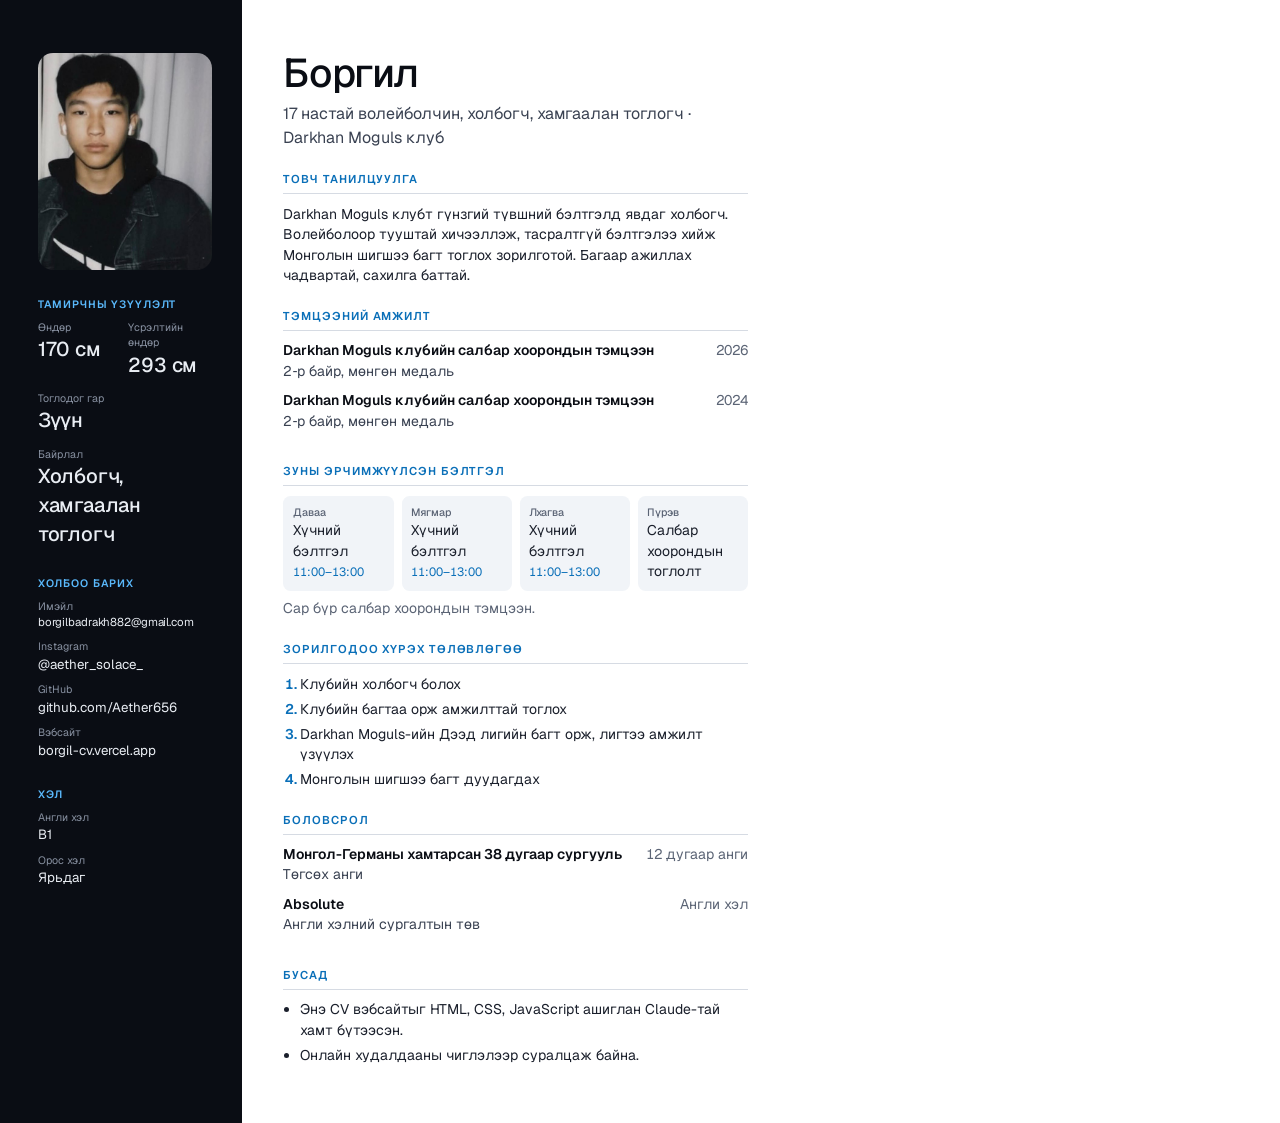
<file: cv/cv.html>
<!doctype html>
<!-- One-page A4 CV, the source of cv/borgil-cv-mn.pdf and cv/borgil-cv-en.pdf.
     Open with ?lang=en for English. Rebuild the PDFs with cv/build.ps1 after editing. -->
<html lang="mn">
<head>
<meta charset="utf-8">
<title>Боргил — CV</title>
<link rel="preconnect" href="https://fonts.googleapis.com">
<link rel="preconnect" href="https://fonts.gstatic.com" crossorigin>
<link href="https://fonts.googleapis.com/css2?family=Geist:wght@400..600&display=block" rel="stylesheet">
<style>
  @page { size: A4; margin: 0; }
  * { box-sizing: border-box; }
  html, body { margin: 0; background: #fff; }
  body { font: 400 10.5pt/1.45 "Geist", "Segoe UI", system-ui, sans-serif; color: #1a1f2b; -webkit-print-color-adjust: exact; print-color-adjust: exact; }
  .page { width: 210mm; height: 297mm; display: grid; grid-template-columns: 64mm 1fr; overflow: hidden; }
  aside { background: #0a0d14; color: #e9edf3; padding: 14mm 8mm 12mm 10mm; display: flex; flex-direction: column; gap: 7mm; }
  aside img { width: 100%; aspect-ratio: 4 / 5; object-fit: cover; object-position: 50% 20%; border-radius: 4mm; display: block; }
  aside h3 { margin: 0 0 2mm; font-size: 8pt; font-weight: 600; letter-spacing: .08em; text-transform: uppercase; color: #5ab9fc; }
  aside dl { margin: 0; display: grid; gap: 2.2mm; }
  aside dt { font-size: 8pt; color: #8891a1; }
  aside dd { margin: 0; font-size: 10pt; }
  aside .big dd { font-size: 15pt; font-weight: 500; letter-spacing: -.01em; }
  aside .big { grid-template-columns: 1fr 1fr; gap: 3mm 2mm; }
  aside .big .wide { grid-column: 1 / -1; }
  aside a { color: #e9edf3; text-decoration: none; }
  aside .mail { font-size: 8.6pt; white-space: nowrap; letter-spacing: -.01em; }
  main { padding: 14mm 12mm 12mm 11mm; display: flex; flex-direction: column; gap: 6mm; }
  header h1 { margin: 0; font-size: 30pt; line-height: 1; font-weight: 500; letter-spacing: -.035em; color: #0a0d14; }
  header p { margin: 2.5mm 0 0; font-size: 12pt; color: #3a4252; }
  section h2 { margin: 0 0 2.5mm; padding-bottom: 1.5mm; border-bottom: .3mm solid #d6dbe3; font-size: 8.5pt; font-weight: 600; letter-spacing: .08em; text-transform: uppercase; color: #0a6fb8; }
  section p { margin: 0; }
  .item { display: grid; grid-template-columns: 1fr auto; gap: 0 4mm; margin-bottom: 2.5mm; }
  .item b { font-weight: 600; color: #0a0d14; }
  .item > span { color: #5b6475; font-variant-numeric: tabular-nums; }
  .item p { grid-column: 1 / -1; color: #3a4252; }
  ol, ul { margin: 0; padding-left: 4.5mm; display: grid; gap: 1.2mm; }
  .steps li::marker { color: #0a6fb8; font-weight: 600; }
  .week { display: grid; grid-template-columns: repeat(4, 1fr); gap: 2mm; }
  .week div { padding: 2.5mm; border-radius: 2mm; background: #f1f4f8; }
  .week b { display: block; font-size: 8pt; color: #5b6475; font-weight: 500; }
  .week i { font-style: normal; font-size: 9pt; color: #0a6fb8; font-variant-numeric: tabular-nums; }
  .muted { color: #5b6475; }
  [data-lang="en"] .mn, [data-lang="mn"] .en { display: none; }
</style>
</head>
<body data-lang="mn">
<div class="page">
  <aside>
    <img src="../assets/img/portrait.jpg" alt="">
    <div>
      <h3><span class="mn">Тамирчны үзүүлэлт</span><span class="en">Athlete profile</span></h3>
      <dl class="big">
        <div><dt><span class="mn">Өндөр</span><span class="en">Height</span></dt><dd>170 <span class="mn">см</span><span class="en">cm</span></dd></div>
        <div><dt><span class="mn">Үсрэлтийн өндөр</span><span class="en">Jump reach</span></dt><dd>293 <span class="mn">см</span><span class="en">cm</span></dd></div>
        <div><dt><span class="mn">Тоглодог гар</span><span class="en">Dominant hand</span></dt><dd><span class="mn">Зүүн</span><span class="en">Left</span></dd></div>
        <div class="wide"><dt><span class="mn">Байрлал</span><span class="en">Position</span></dt><dd><span class="mn">Холбогч, хамгаалан тоглогч</span><span class="en">Setter, libero</span></dd></div>
      </dl>
    </div>
    <div>
      <h3><span class="mn">Холбоо барих</span><span class="en">Contact</span></h3>
      <dl>
        <div><dt><span class="mn">Имэйл</span><span class="en">Email</span></dt><dd class="mail"><a href="mailto:borgilbadrakh882@gmail.com">borgilbadrakh882@gmail.com</a></dd></div>
        <div><dt>Instagram</dt><dd><a href="https://www.instagram.com/aether_solace_/">@aether_solace_</a></dd></div>
        <div><dt>GitHub</dt><dd><a href="https://github.com/Aether656">github.com/Aether656</a></dd></div>
        <div><dt><span class="mn">Вэбсайт</span><span class="en">Website</span></dt><dd><a href="https://borgil-cv.vercel.app">borgil-cv.vercel.app</a></dd></div>
      </dl>
    </div>
    <div>
      <h3><span class="mn">Хэл</span><span class="en">Languages</span></h3>
      <dl>
        <div><dt><span class="mn">Англи хэл</span><span class="en">English</span></dt><dd>B1</dd></div>
        <div><dt><span class="mn">Орос хэл</span><span class="en">Russian</span></dt><dd><span class="mn">Ярьдаг</span><span class="en">Conversational</span></dd></div>
      </dl>
    </div>
  </aside>

  <main>
    <header>
      <h1><span class="mn">Боргил</span><span class="en">Borgil</span></h1>
      <p><span class="mn">17 настай волейболчин, холбогч, хамгаалан тоглогч · Darkhan Moguls клуб</span><span class="en">17-year-old volleyball setter and libero · Darkhan Moguls club</span></p>
    </header>

    <section>
      <h2><span class="mn">Товч танилцуулга</span><span class="en">Profile</span></h2>
      <p class="mn">Darkhan Moguls клубт гүнзгий түвшний бэлтгэлд явдаг холбогч. Волейболоор тууштай хичээллэж, тасралтгүй бэлтгэлээ хийж Монголын шигшээ багт тоглох зорилготой. Багаар ажиллах чадвартай, сахилга баттай.</p>
      <p class="en">A setter training in the advanced group at Darkhan Moguls club. I train steadily and without breaks, with the goal of playing for Mongolia's national team. A disciplined team player.</p>
    </section>

    <section>
      <h2><span class="mn">Тэмцээний амжилт</span><span class="en">Competition record</span></h2>
      <div class="item"><b><span class="mn">Darkhan Moguls клубийн салбар хоорондын тэмцээн</span><span class="en">Darkhan Moguls inter-branch tournament</span></b><span>2026</span><p><span class="mn">2&#8209;р байр, мөнгөн медаль</span><span class="en">2nd place, silver medal</span></p></div>
      <div class="item"><b><span class="mn">Darkhan Moguls клубийн салбар хоорондын тэмцээн</span><span class="en">Darkhan Moguls inter-branch tournament</span></b><span>2024</span><p><span class="mn">2&#8209;р байр, мөнгөн медаль</span><span class="en">2nd place, silver medal</span></p></div>
    </section>

    <section>
      <h2><span class="mn">Зуны эрчимжүүлсэн бэлтгэл</span><span class="en">Summer intensive training</span></h2>
      <div class="week">
        <div><b><span class="mn">Даваа</span><span class="en">Monday</span></b><span class="mn">Хүчний бэлтгэл</span><span class="en">Strength</span><br><i>11:00–13:00</i></div>
        <div><b><span class="mn">Мягмар</span><span class="en">Tuesday</span></b><span class="mn">Хүчний бэлтгэл</span><span class="en">Strength</span><br><i>11:00–13:00</i></div>
        <div><b><span class="mn">Лхагва</span><span class="en">Wednesday</span></b><span class="mn">Хүчний бэлтгэл</span><span class="en">Strength</span><br><i>11:00–13:00</i></div>
        <div><b><span class="mn">Пүрэв</span><span class="en">Thursday</span></b><span class="mn">Салбар хоорондын тоглолт</span><span class="en">Inter-branch match</span></div>
      </div>
      <p class="muted" style="margin-top:2mm"><span class="mn">Сар бүр салбар хоорондын тэмцээн.</span><span class="en">An inter-branch tournament every month.</span></p>
    </section>

    <section>
      <h2><span class="mn">Зорилгодоо хүрэх төлөвлөгөө</span><span class="en">Plan to reach the goal</span></h2>
      <ol class="steps">
        <li><span class="mn">Клубийн холбогч болох</span><span class="en">Become the club's setter</span></li>
        <li><span class="mn">Клубийн багтаа орж амжилттай тоглох</span><span class="en">Make the club team and play well</span></li>
        <li><span class="mn">Darkhan Moguls-ийн Дээд лигийн багт орж, лигтээ амжилт үзүүлэх</span><span class="en">Join the Darkhan Moguls Premier League team and succeed in the league</span></li>
        <li><span class="mn">Монголын шигшээ багт дуудагдах</span><span class="en">Get called up to Mongolia's national team</span></li>
      </ol>
    </section>

    <section>
      <h2><span class="mn">Боловсрол</span><span class="en">Education</span></h2>
      <div class="item"><b><span class="mn">Монгол-Германы хамтарсан 38 дугаар сургууль</span><span class="en">Mongolian-German joint School No. 38</span></b><span><span class="mn">12 дугаар анги</span><span class="en">12th grade</span></span><p><span class="mn">Төгсөх анги</span><span class="en">Final year</span></p></div>
      <div class="item"><b>Absolute</b><span><span class="mn">Англи хэл</span><span class="en">English</span></span><p><span class="mn">Англи хэлний сургалтын төв</span><span class="en">English language centre</span></p></div>
    </section>

    <section>
      <h2><span class="mn">Бусад</span><span class="en">Other</span></h2>
      <ul>
        <li><span class="mn">Энэ CV вэбсайтыг HTML, CSS, JavaScript ашиглан Claude-тай хамт бүтээсэн.</span><span class="en">Built my CV website with HTML, CSS and JavaScript together with Claude.</span></li>
        <li><span class="mn">Онлайн худалдааны чиглэлээр суралцаж байна.</span><span class="en">Learning about running an online store.</span></li>
      </ul>
    </section>
  </main>
</div>
<script>
  const en = new URLSearchParams(location.search).get('lang') === 'en';
  if (en) { document.body.dataset.lang = 'en'; document.documentElement.lang = 'en'; document.title = 'Borgil — CV'; }
</script>
</body>
</html>
</file>
